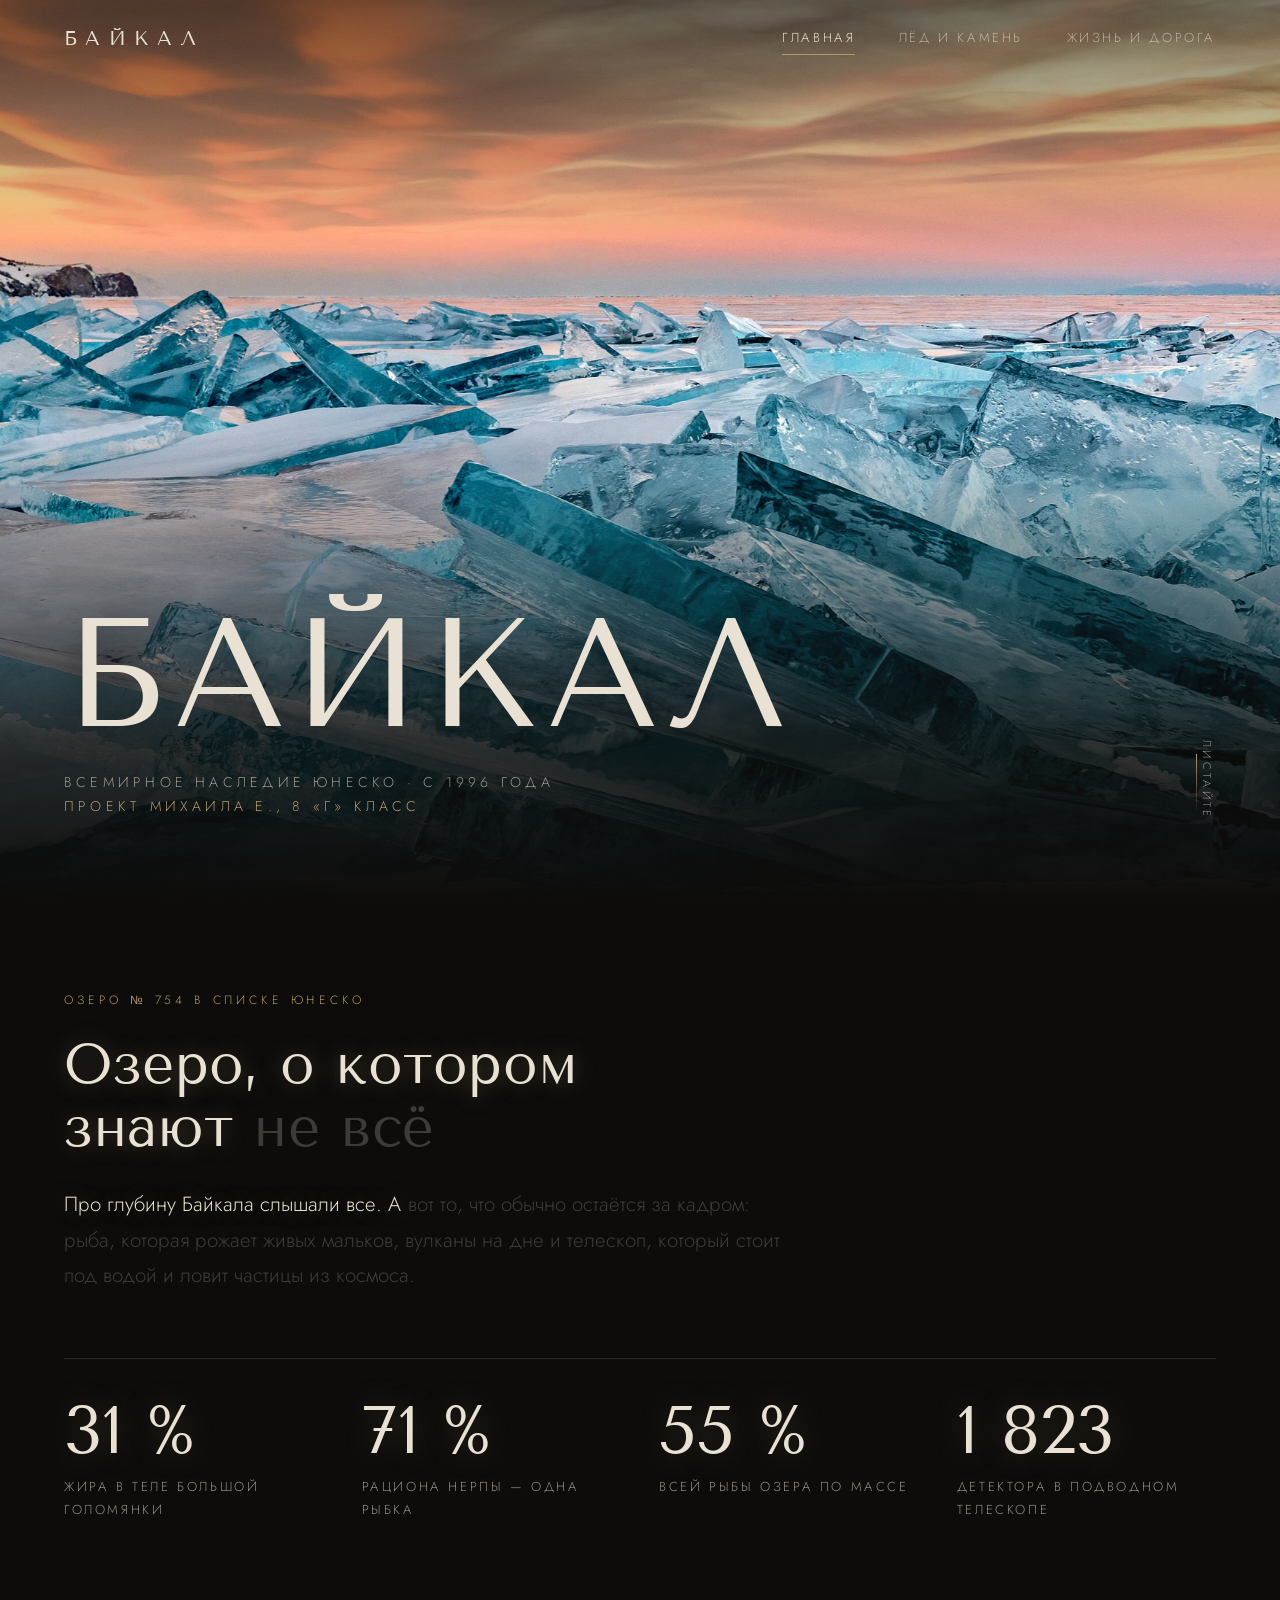
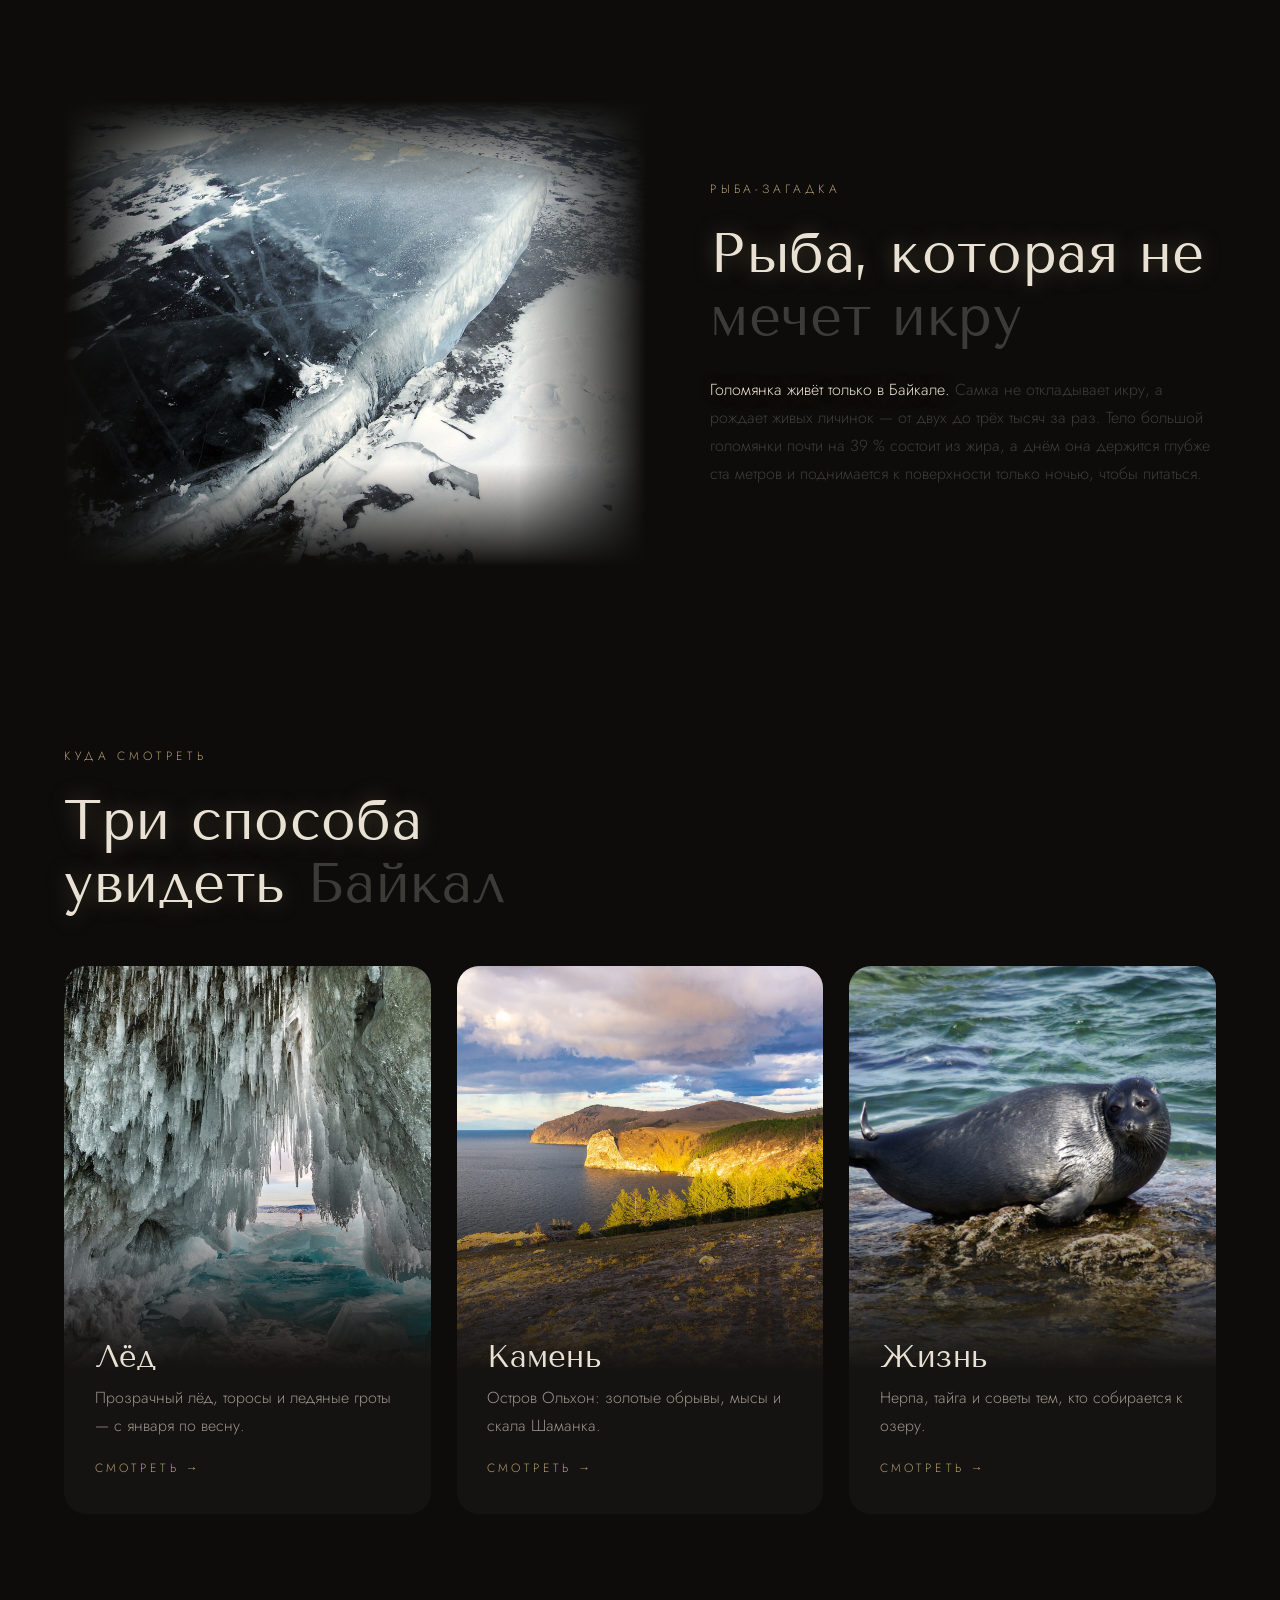
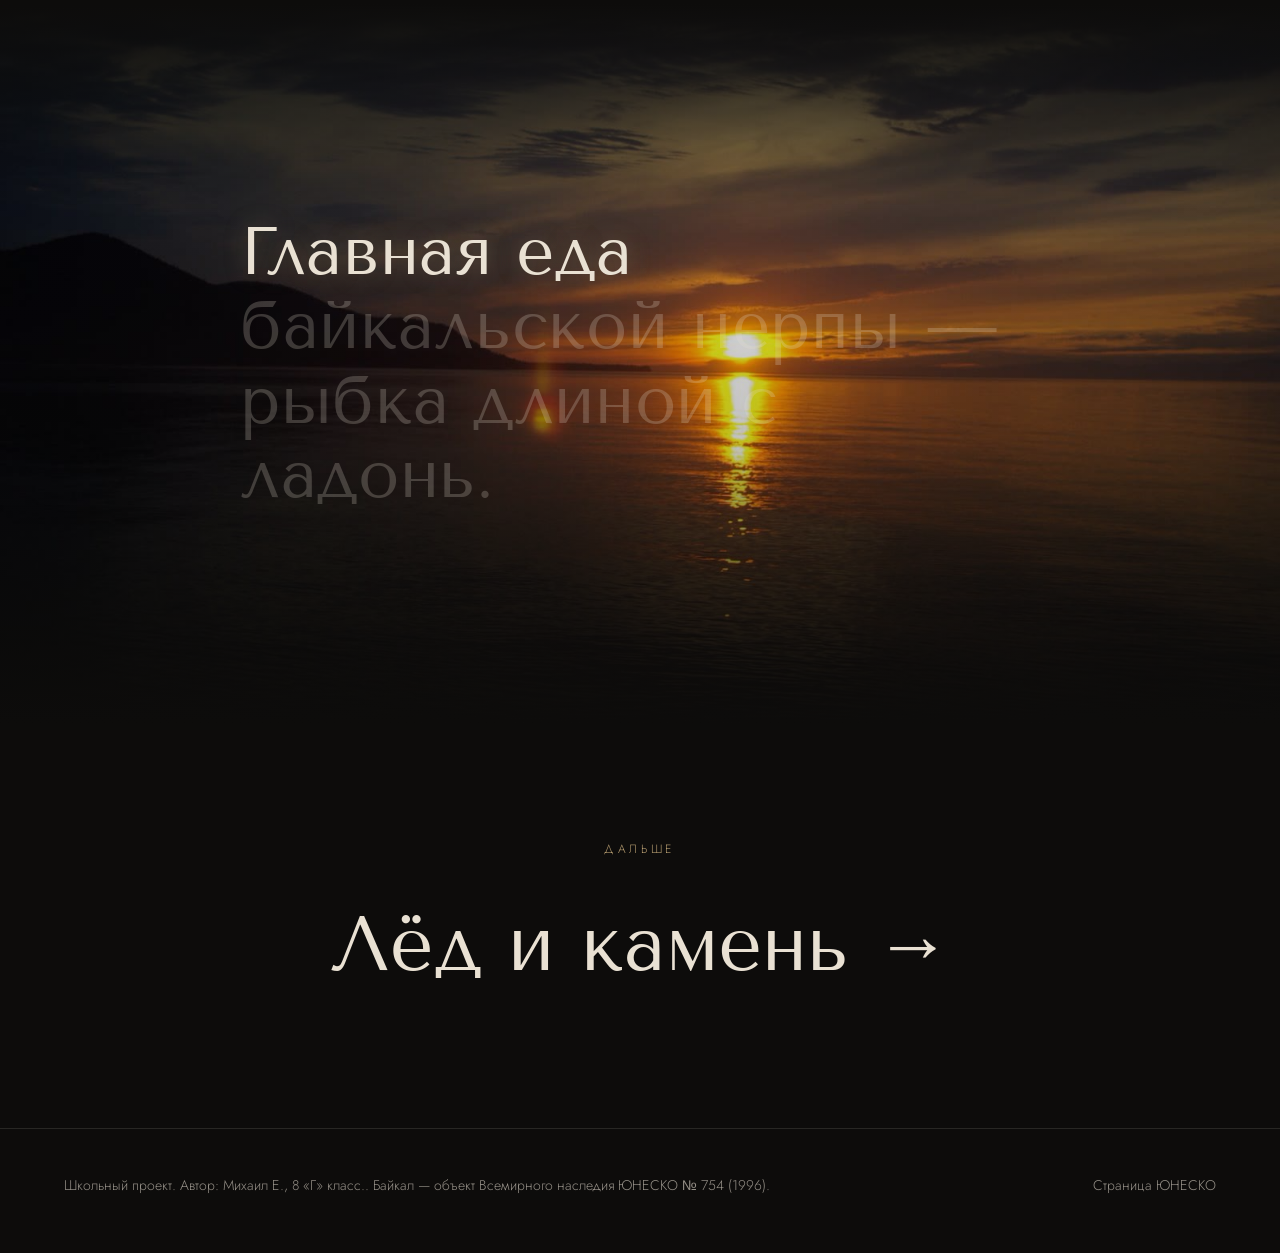
<file: index.html>
<!doctype html>
<html lang="ru"><head><meta charset="utf-8"><meta name="viewport" content="width=device-width,initial-scale=1">
<title>Байкал — малоизвестные факты</title><meta name="description" content="Самое глубокое озеро планеты и объект Всемирного наследия ЮНЕСКО: лёд, Ольхон, нерпа и тайга.">
<meta name="theme-color" content="#0d0c0b">
<link rel="stylesheet" href="fonts.css?v=1"><link rel="stylesheet" href="style.css?v=3"></head>
<body><div id="prog"></div>
<header><a class="logo" href="index.html">Байкал</a>
<button class="burger" aria-label="Меню"><i></i><i></i><i></i></button>
<nav><a href="index.html" class="cur">Главная</a><a href="ozero.html">Лёд и камень</a><a href="zhizn.html">Жизнь и дорога</a></nav></header>

<div class="hero"><img src="hero.jpg?v=3" alt="Голубые льдины Байкала на закате"><div class="in"><h1>Байкал</h1><div class="sub">Всемирное наследие ЮНЕСКО · с 1996 года<br><span style="color:var(--brass)">Проект Михаила Е., 8 «Г» класс</span></div></div><div class="cue">Листайте</div></div>
<section><div class="wrap">
<div class="label rv">Озеро № 754 в списке ЮНЕСКО</div>
<h2 data-read>Озеро, о котором знают не всё</h2>
<p class="lead" data-read>Про глубину Байкала слышали все. А вот то, что обычно остаётся за кадром: рыба, которая рожает живых мальков, вулканы на дне и телескоп, который стоит под водой и ловит частицы из космоса.</p>
<div class="stats">
<div class="stat rv"><b><span data-count="39" style="display:inline;margin:0;font:inherit;letter-spacing:0;text-transform:none;color:inherit">0</span> %</b><span>жира в теле большой голомянки</span></div>
<div class="stat rv"><b><span data-count="90" style="display:inline;margin:0;font:inherit;letter-spacing:0;text-transform:none;color:inherit">0</span> %</b><span>рациона нерпы — одна рыбка</span></div>
<div class="stat rv"><b><span data-count="70" style="display:inline;margin:0;font:inherit;letter-spacing:0;text-transform:none;color:inherit">0</span> %</b><span>всей рыбы озера по массе</span></div>
<div class="stat rv"><b data-count="2304">0</b><span>детектора в подводном телескопе</span></div>
</div></div></section>

<section><div class="wrap split">
<div class="ph rv"><img src="ice.jpg?v=3" alt="Прозрачный лёд Байкала" loading="lazy"></div>
<div><div class="label rv">Рыба-загадка</div>
<h2 data-read>Рыба, которая не мечет икру</h2>
<p data-read>Голомянка живёт только в Байкале. Самка не откладывает икру, а рождает живых личинок — от двух до трёх тысяч за раз. Тело большой голомянки почти на 39 % состоит из жира, а днём она держится глубже ста метров и поднимается к поверхности только ночью, чтобы питаться.</p></div>
</div></section>

<section><div class="wrap">
<div class="label rv">Куда смотреть</div>
<h2 data-read>Три способа увидеть Байкал</h2>
<div class="cards">
<a class="card rv" href="ozero.html#ice"><div class="ph"><img src="cave.jpg?v=3" alt="Ледяной грот на Ольхоне" loading="lazy"></div><div class="tx"><h3>Лёд</h3><p>Прозрачный лёд, торосы и ледяные гроты — с января по весну.</p><span class="go">Смотреть →</span></div></a>
<a class="card rv" href="ozero.html#olkhon"><div class="ph"><img src="olkhon.jpg?v=3" alt="Мысы острова Ольхон на закате" loading="lazy"></div><div class="tx"><h3>Камень</h3><p>Остров Ольхон: золотые обрывы, мысы и скала Шаманка.</p><span class="go">Смотреть →</span></div></a>
<a class="card rv" href="zhizn.html"><div class="ph"><img src="nerpa.jpg?v=3" alt="Байкальская нерпа на камне" loading="lazy"></div><div class="tx"><h3>Жизнь</h3><p>Нерпа, тайга и советы тем, кто собирается к озеру.</p><span class="go">Смотреть →</span></div></a>
</div></div></section>

<section class="band"><img src="dusk.jpg?v=3" alt="Закат над Байкалом" loading="lazy"><div class="wrap"><h2 data-read>Главная еда байкальской нерпы — рыбка длиной с ладонь.</h2></div></section>
<a class="next" href="ozero.html"><small>Дальше</small><span>Лёд и камень →</span></a>
<footer><div class="wrap"><div class="row"><div>Школьный проект. Автор: Михаил Е., 8 «Г» класс.. Байкал — объект Всемирного наследия ЮНЕСКО № 754 (1996).</div>
<div><a href="https://whc.unesco.org/en/list/754" target="_blank" rel="noopener">Страница ЮНЕСКО</a></div></div></div></footer>
<script src="main.js?v=3"></script></body></html>
</file>
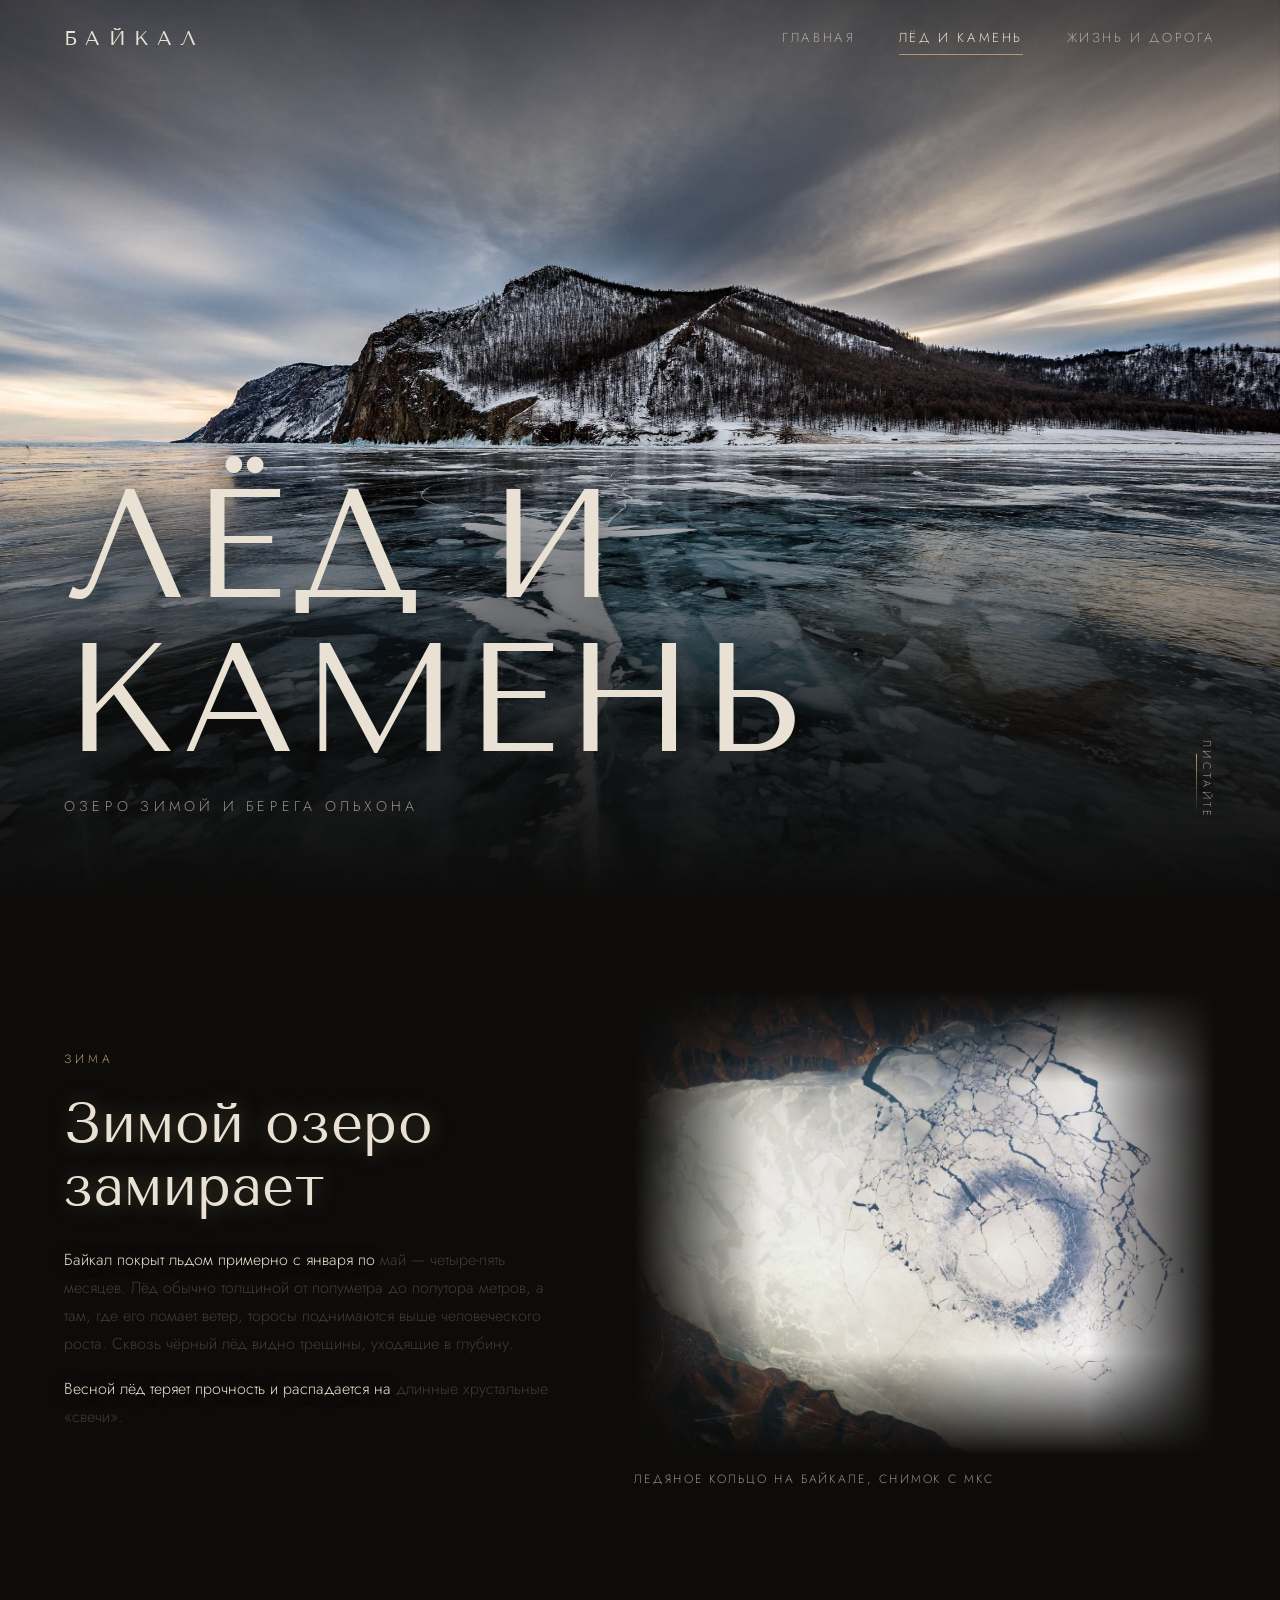
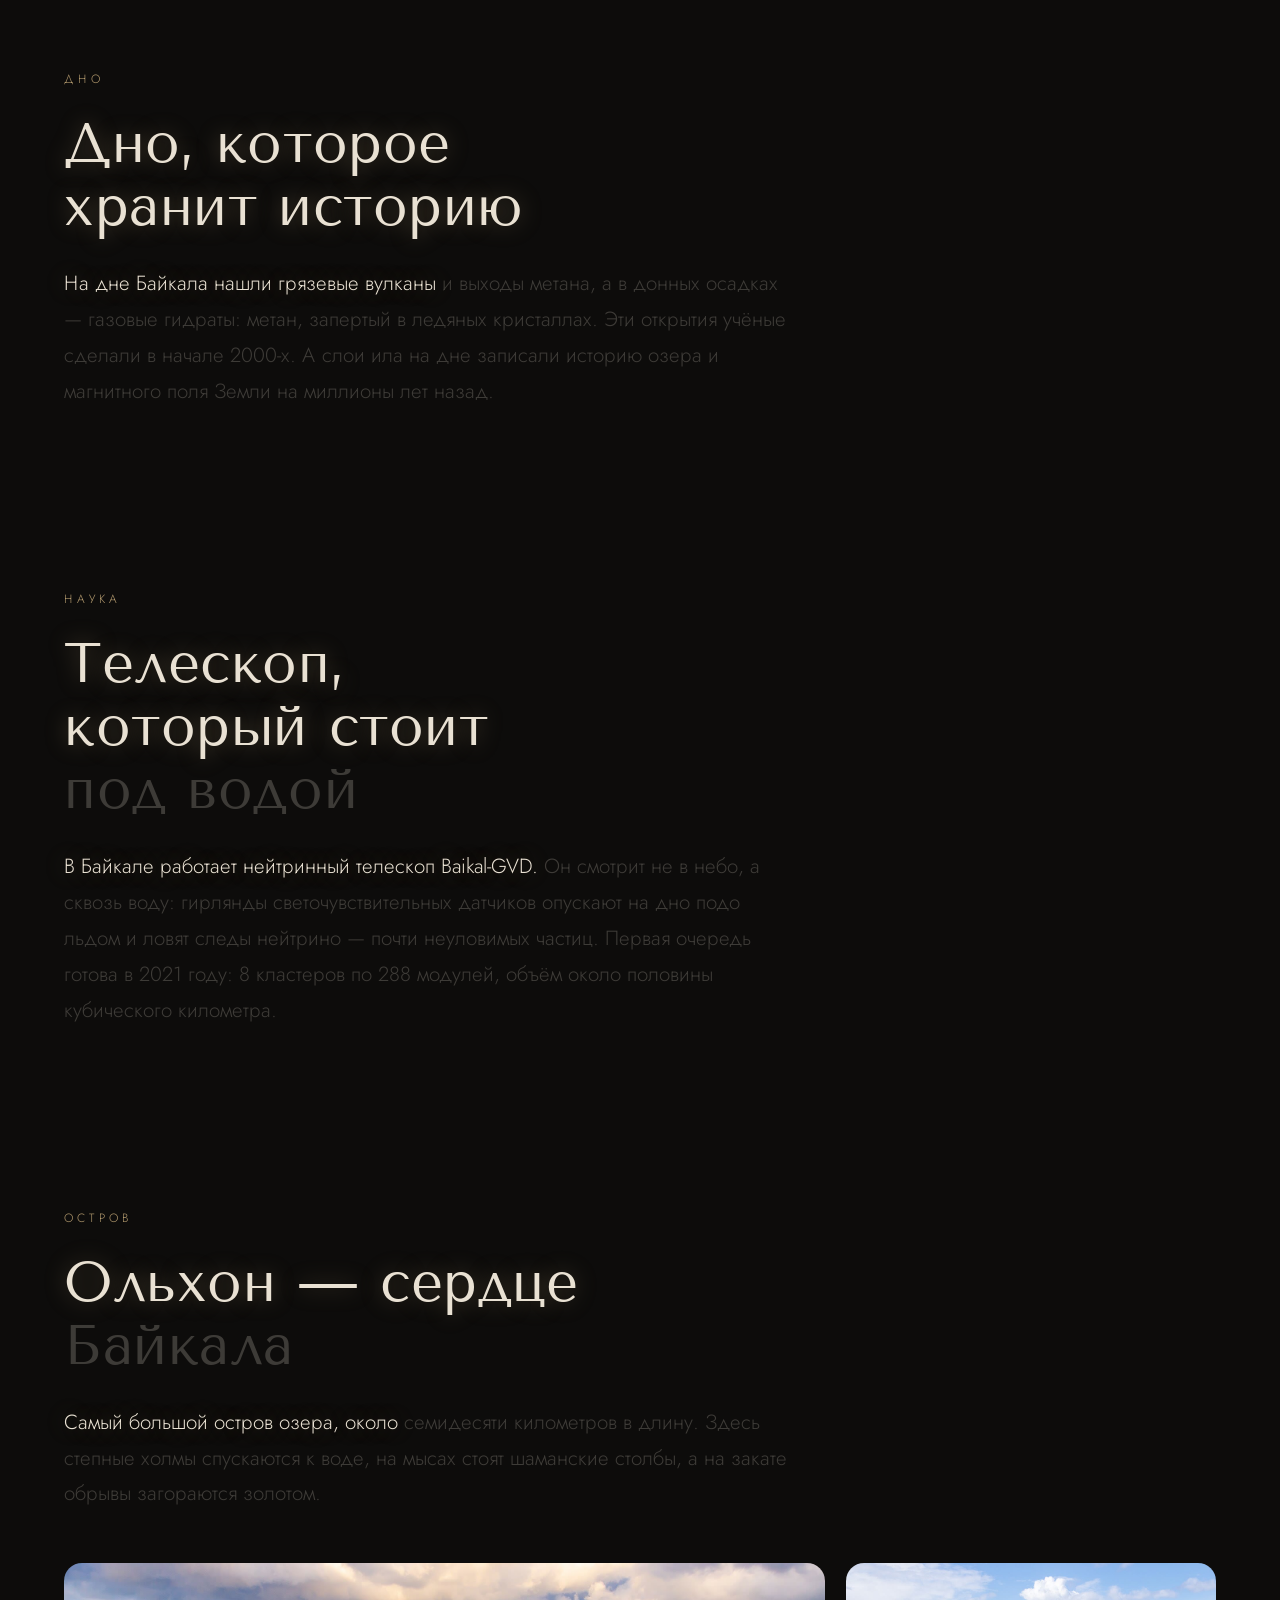
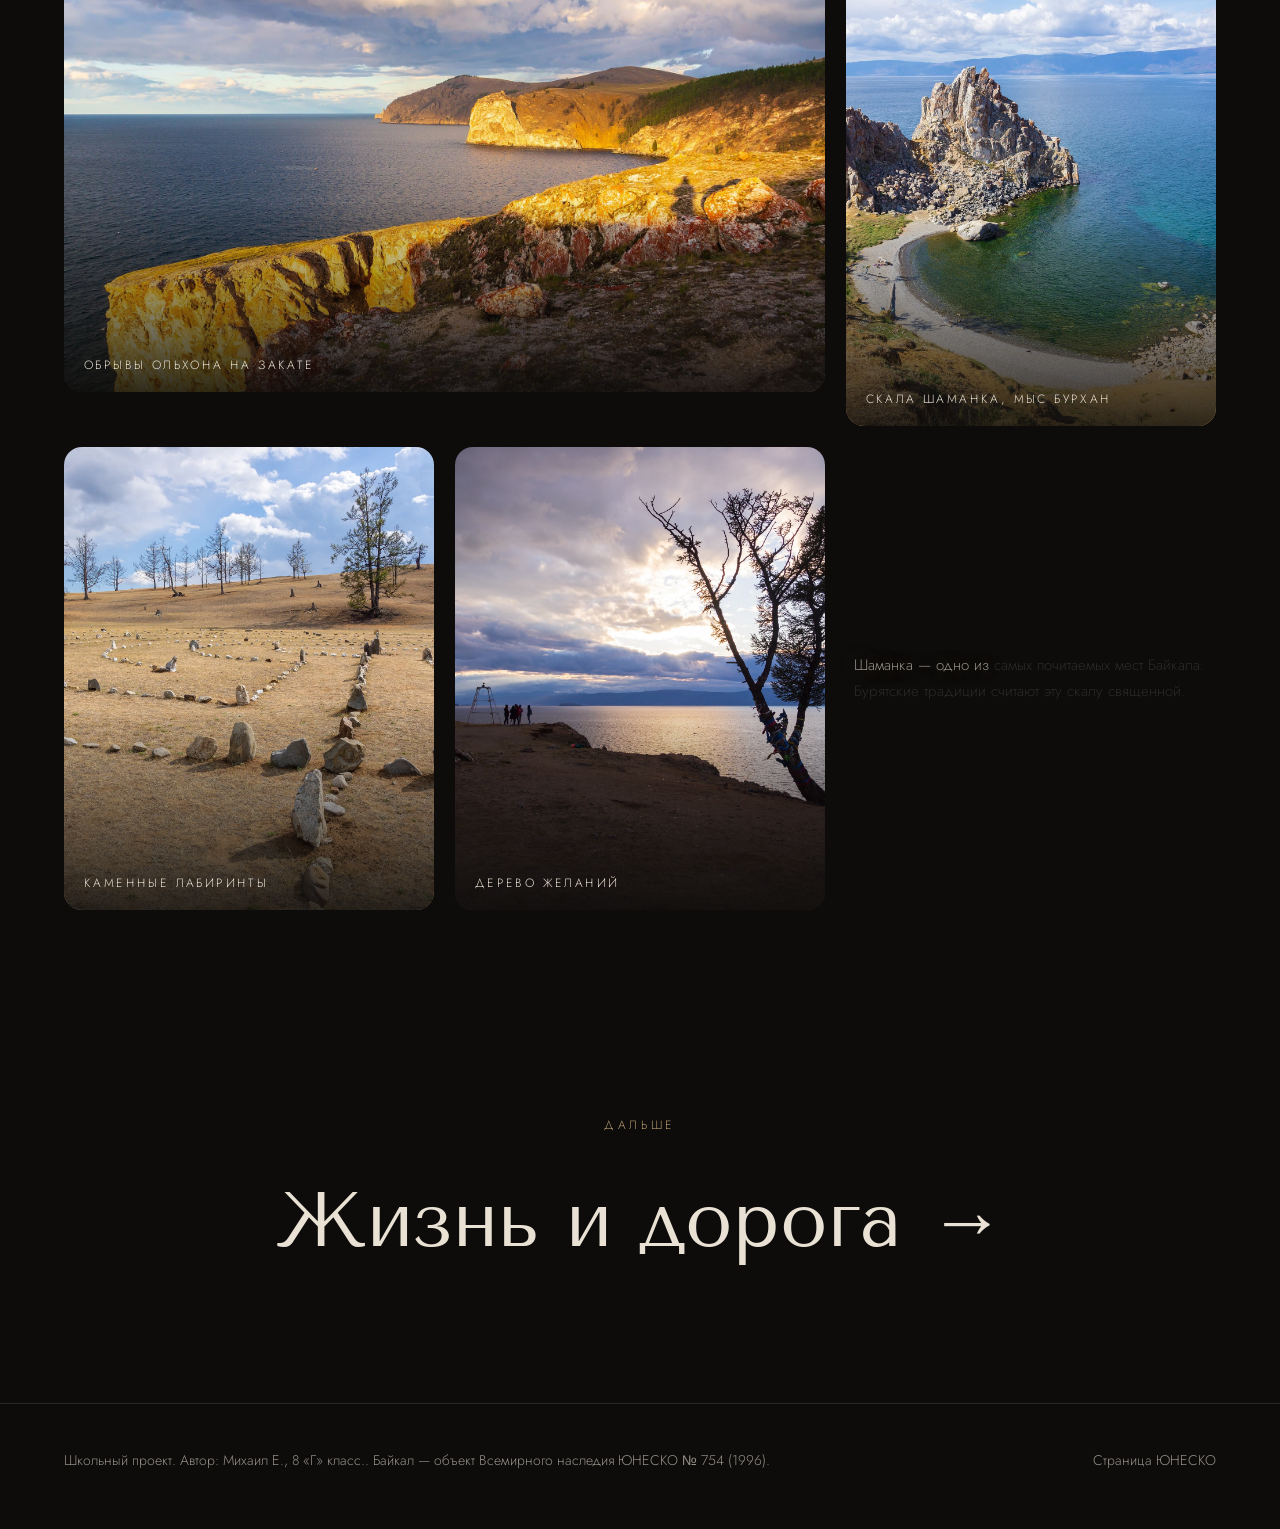
<file: ozero.html>
<!doctype html>
<html lang="ru"><head><meta charset="utf-8"><meta name="viewport" content="width=device-width,initial-scale=1">
<title>Лёд и камень — Байкал</title><meta name="description" content="Зимний лёд Байкала, рифтовая впадина и остров Ольхон со скалой Шаманка.">
<meta name="theme-color" content="#0d0c0b">
<link rel="stylesheet" href="fonts.css?v=1"><link rel="stylesheet" href="style.css?v=3"></head>
<body><div id="prog"></div>
<header><a class="logo" href="index.html">Байкал</a>
<button class="burger" aria-label="Меню"><i></i><i></i><i></i></button>
<nav><a href="index.html">Главная</a><a href="ozero.html" class="cur">Лёд и камень</a><a href="zhizn.html">Жизнь и дорога</a></nav></header>

<div class="hero"><img src="lake.jpg?v=3" alt="Мыс над замёрзшим Байкалом"><div class="in"><h1>Лёд и камень</h1><div class="sub">Озеро зимой и берега Ольхона</div></div><div class="cue">Листайте</div></div>
<section id="ice"><div class="wrap split rev">
<div><div class="label rv">Зима</div>
<h2 data-read>Зимой озеро замирает</h2>
<p data-read>Байкал покрыт льдом примерно с января по май — четыре-пять месяцев. Лёд обычно толщиной от полуметра до полутора метров, а там, где его ломает ветер, торосы поднимаются выше человеческого роста. Сквозь чёрный лёд видно трещины, уходящие в глубину.</p>
<p data-read>Весной лёд теряет прочность и распадается на длинные хрустальные «свечи».</p></div>
<div><div class="ph rv"><img src="rings.jpg?v=3" alt="Ледяное кольцо на Байкале, вид из космоса" loading="lazy"></div><div class="cap">Ледяное кольцо на Байкале, снимок с МКС</div></div>
</div></section>

<section><div class="wrap">
<div class="label rv">Дно</div>
<h2 data-read>Дно, которое хранит историю</h2>
<p class="lead" data-read>На дне Байкала нашли грязевые вулканы и выходы метана, а в донных осадках — газовые гидраты: метан, запертый в ледяных кристаллах. Эти открытия учёные сделали в начале 2000-х. А слои ила на дне записали историю озера и магнитного поля Земли на миллионы лет назад.</p>
</div></section>

<section><div class="wrap">
<div class="label rv">Наука</div>
<h2 data-read>Телескоп, который стоит под водой</h2>
<p class="lead" data-read>В Байкале работает нейтринный телескоп Baikal-GVD. Он смотрит не в небо, а сквозь воду: гирлянды светочувствительных датчиков опускают на дно подо льдом и ловят следы нейтрино — почти неуловимых частиц. Первая очередь готова в 2021 году: 8 кластеров по 288 модулей, объём около половины кубического километра.</p>
</div></section>

<section id="olkhon"><div class="wrap">
<div class="label rv">Остров</div>
<h2 data-read>Ольхон — сердце Байкала</h2>
<p class="lead" data-read>Самый большой остров озера, около семидесяти километров в длину. Здесь степные холмы спускаются к воде, на мысах стоят шаманские столбы, а на закате обрывы загораются золотом.</p>
<div class="gal">
<figure class="g1 rv"><img src="cliffs.jpg?v=3" alt="Золотые обрывы Ольхона на закате" loading="lazy"><figcaption>Обрывы Ольхона на закате</figcaption></figure>
<figure class="g2 rv"><img src="shaman.jpg?v=3" alt="Скала Шаманка на мысе Бурхан" loading="lazy"><figcaption>Скала Шаманка, мыс Бурхан</figcaption></figure>
<figure class="g3 rv"><img src="labyrinth.jpg?v=3" alt="Каменные лабиринты на Ольхоне" loading="lazy"><figcaption>Каменные лабиринты</figcaption></figure>
<figure class="g4 rv"><img src="tree.jpg?v=3" alt="Дерево желаний на мысе Ольхона" loading="lazy"><figcaption>Дерево желаний</figcaption></figure>
<div class="g5 rv" style="display:flex;align-items:center;padding:8px"><p data-read style="color:var(--dim);font-size:15px">Шаманка — одно из самых почитаемых мест Байкала. Бурятские традиции считают эту скалу священной.</p></div>
</div></div></section>
<a class="next" href="zhizn.html"><small>Дальше</small><span>Жизнь и дорога →</span></a>
<footer><div class="wrap"><div class="row"><div>Школьный проект. Автор: Михаил Е., 8 «Г» класс.. Байкал — объект Всемирного наследия ЮНЕСКО № 754 (1996).</div>
<div><a href="https://whc.unesco.org/en/list/754" target="_blank" rel="noopener">Страница ЮНЕСКО</a></div></div></div></footer>
<script src="main.js?v=3"></script></body></html>
</file>
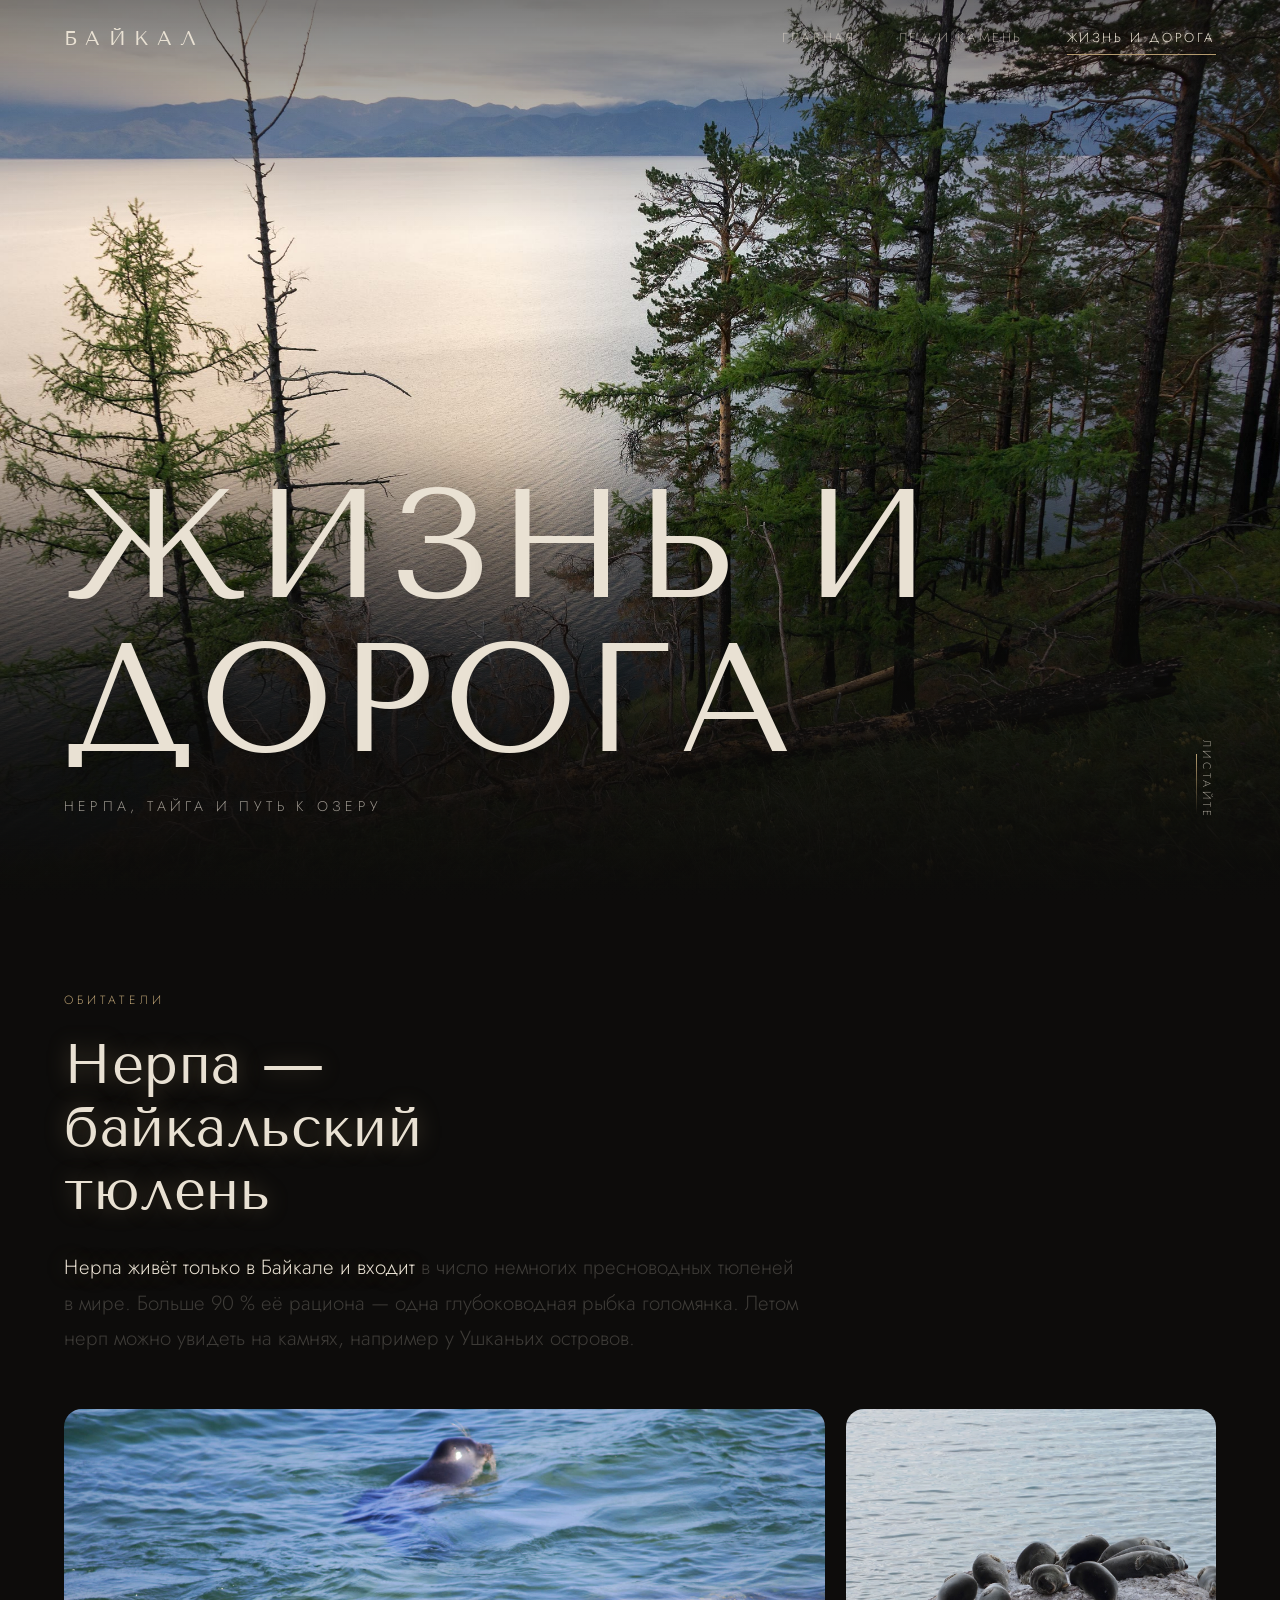
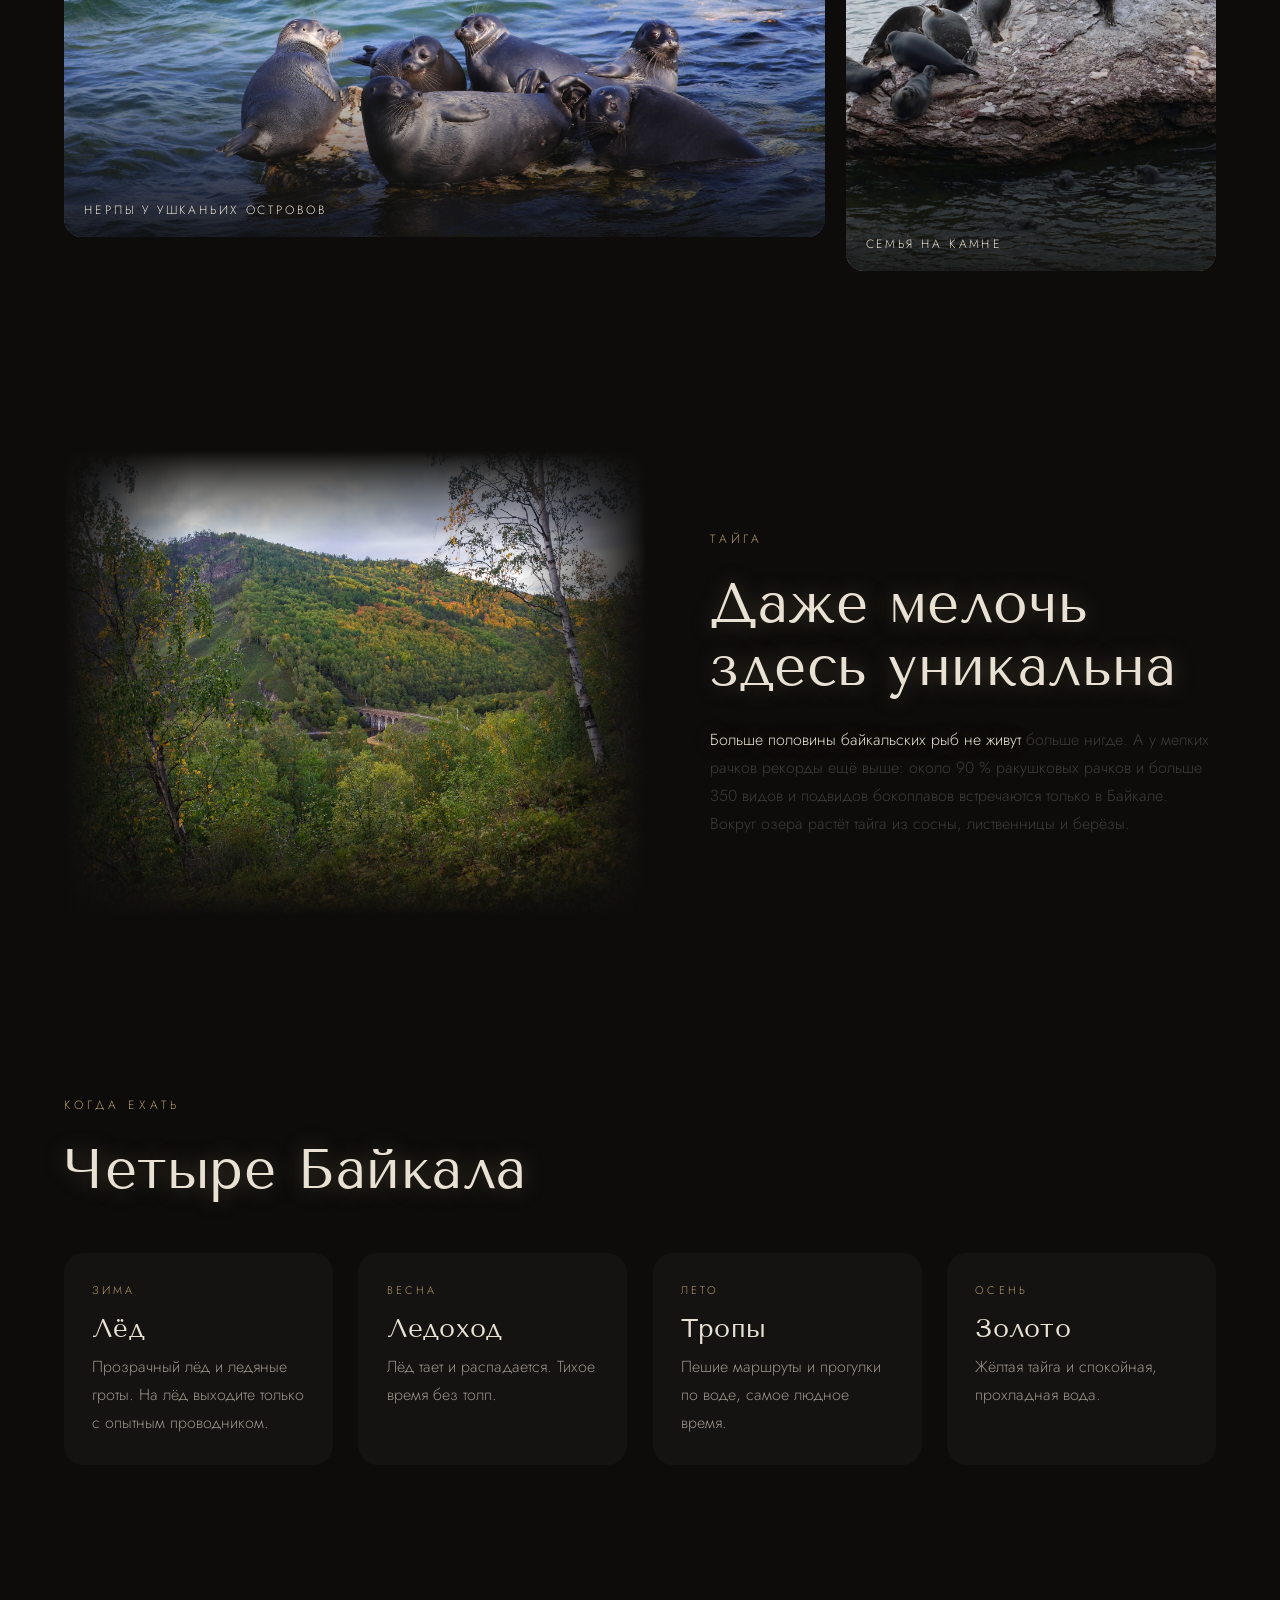
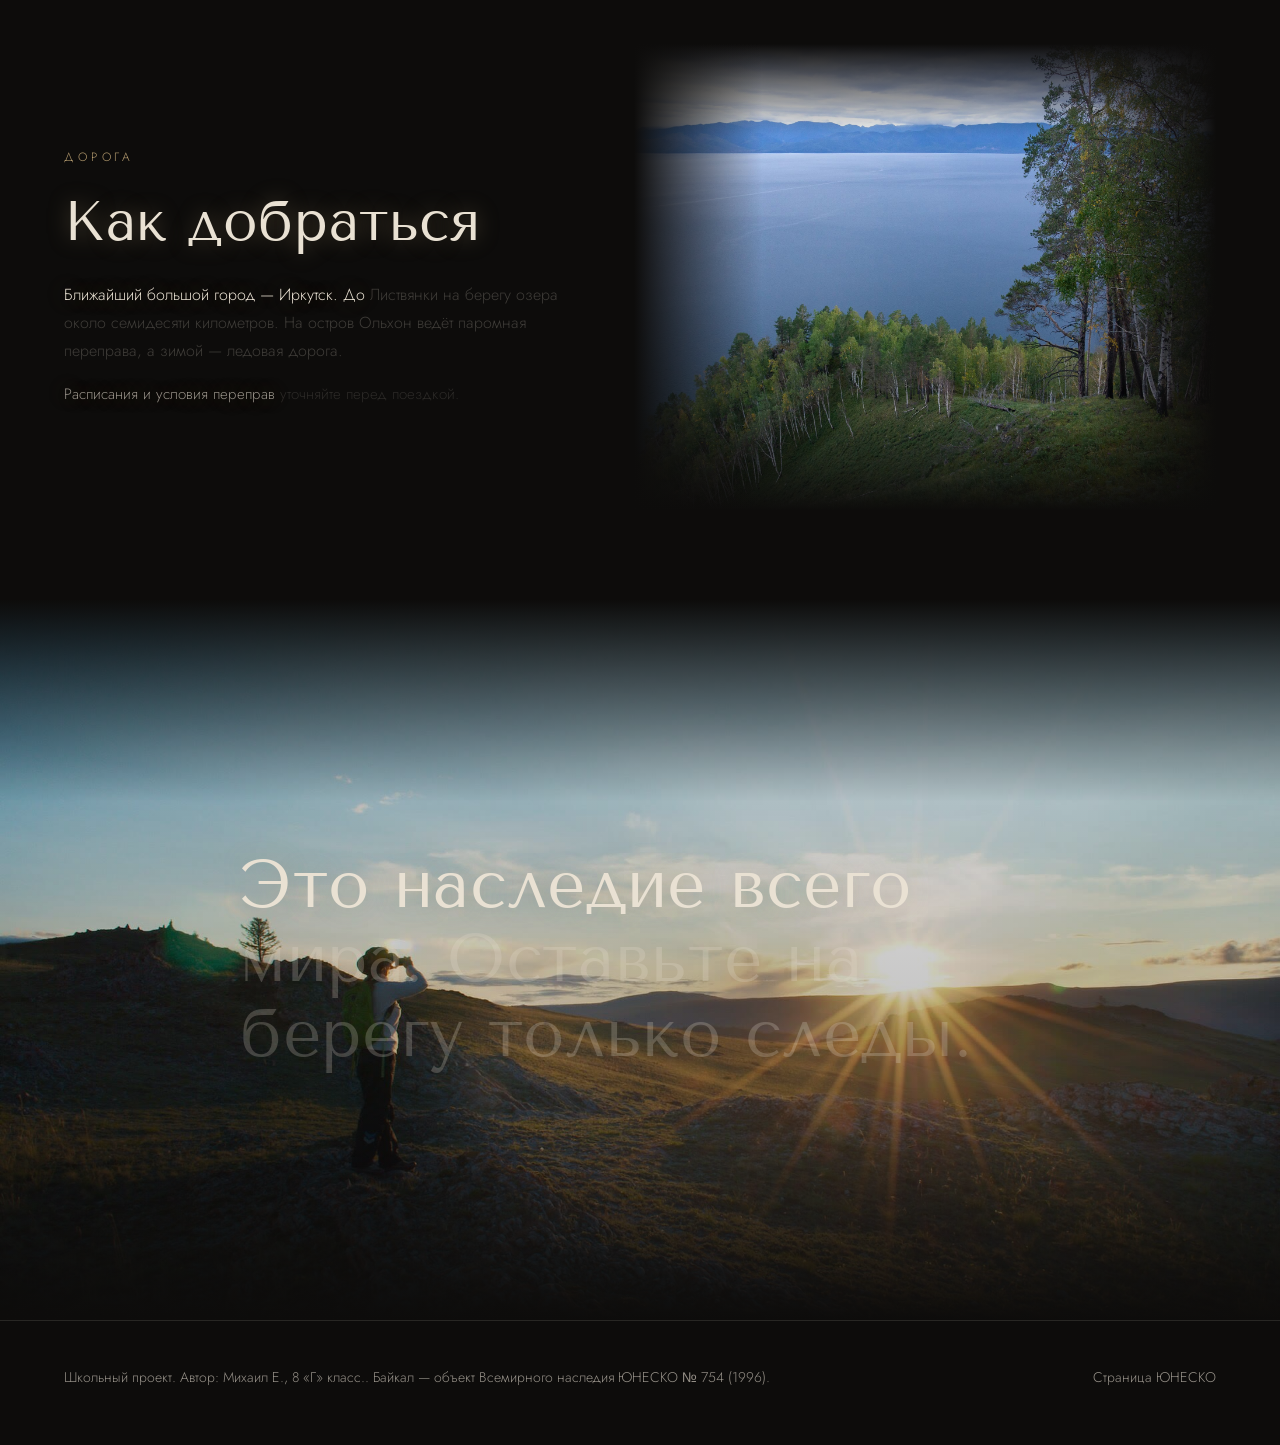
<file: zhizn.html>
<!doctype html>
<html lang="ru"><head><meta charset="utf-8"><meta name="viewport" content="width=device-width,initial-scale=1">
<title>Жизнь и дорога — Байкал</title><meta name="description" content="Байкальская нерпа, тайга и практичные советы: когда ехать и как добраться.">
<meta name="theme-color" content="#0d0c0b">
<link rel="stylesheet" href="fonts.css?v=1"><link rel="stylesheet" href="style.css?v=3"></head>
<body><div id="prog"></div>
<header><a class="logo" href="index.html">Байкал</a>
<button class="burger" aria-label="Меню"><i></i><i></i><i></i></button>
<nav><a href="index.html">Главная</a><a href="ozero.html">Лёд и камень</a><a href="zhizn.html" class="cur">Жизнь и дорога</a></nav></header>

<div class="hero"><img src="pine.jpg?v=3" alt="Сосны над Байкалом"><div class="in"><h1>Жизнь и дорога</h1><div class="sub">Нерпа, тайга и путь к озеру</div></div><div class="cue">Листайте</div></div>
<section><div class="wrap">
<div class="label rv">Обитатели</div>
<h2 data-read>Нерпа — байкальский тюлень</h2>
<p class="lead" data-read>Нерпа живёт только в Байкале и входит в число немногих пресноводных тюленей в мире. Больше 90 % её рациона — одна глубоководная рыбка голомянка. Летом нерп можно увидеть на камнях, например у Ушканьих островов.</p>
<div class="gal">
<figure class="g1 rv"><img src="seals.jpg?v=3" alt="Нерпы у Ушканьих островов" loading="lazy"><figcaption>Нерпы у Ушканьих островов</figcaption></figure>
<figure class="g2 rv" style="grid-row:span 1"><img src="rockseals.jpg?v=3" alt="Группа нерп на камне" loading="lazy"><figcaption>Семья на камне</figcaption></figure>
</div></div></section>

<section><div class="wrap split">
<div class="ph rv"><img src="birch.jpg?v=3" alt="Тайга на склоне у Байкала" loading="lazy"></div>
<div><div class="label rv">Тайга</div>
<h2 data-read>Даже мелочь здесь уникальна</h2>
<p data-read>Больше половины байкальских рыб не живут больше нигде. А у мелких рачков рекорды ещё выше: около 90 % ракушковых рачков и больше 350 видов и подвидов бокоплавов встречаются только в Байкале. Вокруг озера растёт тайга из сосны, лиственницы и берёзы.</p></div>
</div></section>

<section><div class="wrap">
<div class="label rv">Когда ехать</div>
<h2 data-read>Четыре Байкала</h2>
<div class="seasons">
<div class="rv"><small>Зима</small><h3>Лёд</h3><p>Прозрачный лёд и ледяные гроты. На лёд выходите только с опытным проводником.</p></div>
<div class="rv"><small>Весна</small><h3>Ледоход</h3><p>Лёд тает и распадается. Тихое время без толп.</p></div>
<div class="rv"><small>Лето</small><h3>Тропы</h3><p>Пешие маршруты и прогулки по воде, самое людное время.</p></div>
<div class="rv"><small>Осень</small><h3>Золото</h3><p>Жёлтая тайга и спокойная, прохладная вода.</p></div>
</div></div></section>

<section><div class="wrap split rev">
<div><div class="label rv">Дорога</div>
<h2 data-read>Как добраться</h2>
<p data-read>Ближайший большой город — Иркутск. До Листвянки на берегу озера около семидесяти километров. На остров Ольхон ведёт паромная переправа, а зимой — ледовая дорога.</p>
<p data-read style="color:var(--dim);font-size:15px">Расписания и условия переправ уточняйте перед поездкой.</p></div>
<div class="ph rv"><img src="shore.jpg?v=3" alt="Берёзовый лес над озером" loading="lazy"></div>
</div></section>

<section class="band"><img src="sunrise.jpg?v=3" alt="Рассвет на Байкале" loading="lazy"><div class="wrap"><h2 data-read>Это наследие всего мира. Оставьте на берегу только следы.</h2></div></section>

<footer><div class="wrap"><div class="row"><div>Школьный проект. Автор: Михаил Е., 8 «Г» класс.. Байкал — объект Всемирного наследия ЮНЕСКО № 754 (1996).</div>
<div><a href="https://whc.unesco.org/en/list/754" target="_blank" rel="noopener">Страница ЮНЕСКО</a></div></div></div></footer>
<script src="main.js?v=3"></script></body></html>
</file>
<file: fonts.css>
@font-face{font-family:'Jost';font-style:normal;font-weight:200 500;font-display:swap;src:url(fonts-Jost-cyrillic.woff2) format('woff2');unicode-range:U+0301, U+0400-045F, U+0490-0491, U+04B0-04B1, U+2116}
@font-face{font-family:'Jost';font-style:normal;font-weight:200 500;font-display:swap;src:url(fonts-Jost-latin.woff2) format('woff2');unicode-range:U+0000-00FF, U+0131, U+0152-0153, U+02BB-02BC, U+02C6, U+02DA, U+02DC, U+0304, U+0308, U+0329, U+2000-206F, U+20AC, U+2122, U+2191, U+2193, U+2212, U+2215, U+FEFF, U+FFFD}
@font-face{font-family:'Tenor Sans';font-style:normal;font-weight:400;font-display:swap;src:url(fonts-TenorSans-400-cyrillic.woff2) format('woff2');unicode-range:U+0301, U+0400-045F, U+0490-0491, U+04B0-04B1, U+2116}
@font-face{font-family:'Tenor Sans';font-style:normal;font-weight:400;font-display:swap;src:url(fonts-TenorSans-400-latin.woff2) format('woff2');unicode-range:U+0000-00FF, U+0131, U+0152-0153, U+02BB-02BC, U+02C6, U+02DA, U+02DC, U+0304, U+0308, U+0329, U+2000-206F, U+20AC, U+2122, U+2191, U+2193, U+2212, U+2215, U+FEFF, U+FFFD}
</file>
<file: style.css>
:root{--bg:#0d0c0b;--card:#151311;--ink:#e9e1d3;--dim:rgba(233,225,211,.62);--brass:#b39a6e;--pad:clamp(20px,5vw,72px)}
*{box-sizing:border-box;margin:0;padding:0}
html{scroll-behavior:smooth;background:var(--bg)}
body{background:var(--bg);color:var(--ink);font:300 clamp(16px,1.25vw,19px)/1.75 'Jost',sans-serif;overflow-x:hidden;-webkit-font-smoothing:antialiased}
img{display:block;max-width:100%}
a{color:inherit;text-decoration:none}
h1,h2,h3{font-family:'Tenor Sans',serif;font-weight:400;line-height:1.12;letter-spacing:.01em}
.wrap{padding:0 var(--pad);max-width:1400px;margin:0 auto}
.label{font-size:12px;letter-spacing:.32em;text-transform:uppercase;color:var(--brass);margin-bottom:22px}
#prog{position:fixed;top:0;left:0;height:2px;width:100%;background:var(--brass);transform:scaleX(0);transform-origin:0 0;z-index:60}

/* header */
header{position:fixed;inset:0 0 auto 0;z-index:50;height:76px;display:flex;align-items:center;justify-content:space-between;padding:0 var(--pad);transition:background .5s}
header.solid{background:rgba(13,12,11,.92)}
.logo{font-family:'Tenor Sans',serif;font-size:20px;letter-spacing:.42em;text-transform:uppercase}
nav{display:flex;gap:clamp(22px,3.4vw,52px)}
nav a{font-size:13px;letter-spacing:.2em;text-transform:uppercase;color:var(--dim);padding:8px 0;position:relative;transition:color .4s,text-shadow .4s}
nav a::after{content:"";position:absolute;left:0;right:0;bottom:2px;height:1px;background:var(--brass);transform:scaleX(0);transition:transform .5s}
nav a:hover,nav a.cur{color:var(--ink);text-shadow:0 0 16px rgba(179,154,110,.7)}
nav a:hover::after,nav a.cur::after{transform:scaleX(1)}
.burger{display:none;width:44px;height:44px;background:none;border:0;cursor:pointer;position:relative;z-index:70}
.burger i{position:absolute;left:10px;right:10px;height:1px;background:var(--ink);transition:transform .4s,top .4s,opacity .3s}
.burger i:nth-child(1){top:16px}.burger i:nth-child(2){top:22px}.burger i:nth-child(3){top:28px}
.open .burger i:nth-child(1){top:22px;transform:rotate(45deg)}
.open .burger i:nth-child(2){opacity:0}
.open .burger i:nth-child(3){top:22px;transform:rotate(-45deg)}

/* hero */
.hero{position:relative;height:100vh;height:100svh;min-height:560px;overflow:hidden;display:flex;align-items:flex-end}
.hero>img{position:absolute;inset:0;width:100%;height:100%;object-fit:cover;animation:zoom 2.8s cubic-bezier(.16,1,.3,1) both}
@keyframes zoom{from{transform:scale(1.14);opacity:0}to{transform:scale(1);opacity:1}}
.hero::after{content:"";position:absolute;inset:0;background:linear-gradient(180deg,rgba(13,12,11,.55) 0,rgba(13,12,11,0) 26%,rgba(13,12,11,0) 48%,rgba(13,12,11,.82) 82%,var(--bg) 100%)}
.hero .in{position:relative;z-index:2;padding:0 var(--pad) clamp(54px,9vh,110px);width:100%}
.hero h1{font-size:clamp(40px,12vw,190px);letter-spacing:.04em;text-transform:uppercase;line-height:1;text-shadow:0 4px 40px rgba(0,0,0,.45)}
.hero h1 .wd{display:inline-block;white-space:nowrap}
.hero h1 .l{display:inline-block;opacity:0;transform:translateY(.38em);filter:blur(10px);animation:lt 1.8s cubic-bezier(.16,1,.3,1) forwards}
@keyframes lt{to{opacity:1;transform:none;filter:none}}
.hero .sub{margin-top:18px;font-size:clamp(13px,1.1vw,16px);letter-spacing:.3em;text-transform:uppercase;color:var(--dim);opacity:0;animation:fade 1.6s 1.3s forwards}
@keyframes fade{to{opacity:1}}
.cue{position:absolute;right:var(--pad);bottom:clamp(54px,9vh,110px);z-index:2;font-size:11px;letter-spacing:.3em;text-transform:uppercase;color:var(--dim);writing-mode:vertical-rl;opacity:0;animation:fade 1.6s 1.8s forwards}
.cue::after{content:"";display:block;width:1px;height:60px;margin:14px auto 0;background:linear-gradient(var(--brass),transparent);animation:drip 2.4s infinite}
@keyframes drip{0%{transform:scaleY(0);transform-origin:0 0}50%{transform:scaleY(1);transform-origin:0 0}51%{transform-origin:0 100%}100%{transform:scaleY(0);transform-origin:0 100%}}

section{padding:clamp(48px,7vw,110px) 0}
h2{font-size:clamp(32px,4.4vw,66px);margin-bottom:28px;max-width:16ch}
.lead{font-size:clamp(18px,1.6vw,24px);max-width:36em;color:var(--ink)}
p+p{margin-top:1.1em}

/* reading effect */
.w{opacity:.22;transition:opacity .9s,text-shadow 1.4s}
.w.on{opacity:1;text-shadow:0 0 22px rgba(179,154,110,.38)}
.rd-off .w{opacity:1}

/* reveal */
.rv{opacity:0;transform:translateY(32px);transition:opacity 1.5s cubic-bezier(.16,1,.3,1),transform 1.5s cubic-bezier(.16,1,.3,1)}
.rv.in{opacity:1;transform:none}

/* stats */
.stats{display:grid;grid-template-columns:repeat(4,1fr);gap:clamp(20px,3vw,50px);margin-top:clamp(40px,5vw,80px);border-top:1px solid rgba(233,225,211,.14);padding-top:clamp(30px,3vw,50px)}
.stat b{display:block;font-family:'Tenor Sans',serif;font-weight:400;font-size:clamp(40px,5.2vw,80px);line-height:1;color:var(--ink);text-shadow:0 0 30px rgba(179,154,110,.3)}
.stat span{display:block;margin-top:12px;font-size:13px;letter-spacing:.2em;text-transform:uppercase;color:var(--dim)}

/* split with melted photo */
.split{display:grid;grid-template-columns:1.15fr 1fr;gap:clamp(30px,5vw,90px);align-items:center}
.split.rev{grid-template-columns:1fr 1.15fr}
.ph{position:relative;overflow:hidden}
.ph img{width:100%;height:100%;object-fit:cover}
.ph::after{content:"";position:absolute;inset:0;pointer-events:none;background:
 linear-gradient(90deg,var(--bg) 0,transparent 22%,transparent 78%,var(--bg) 100%),
 linear-gradient(180deg,var(--bg) 0,transparent 20%,transparent 78%,var(--bg) 100%)}
.split .ph{aspect-ratio:4/3.2}
.cap{font-size:12px;letter-spacing:.16em;text-transform:uppercase;color:var(--dim);margin-top:14px}

/* cards */
.cards{display:grid;grid-template-columns:repeat(3,1fr);gap:clamp(16px,2vw,32px);margin-top:clamp(32px,4vw,60px)}
.card{background:var(--card);border-radius:22px;overflow:hidden;display:flex;flex-direction:column;transition:transform .8s cubic-bezier(.16,1,.3,1),box-shadow .8s}
.card:hover{transform:translateY(-6px);box-shadow:0 24px 70px -30px rgba(179,154,110,.45)}
.card .ph{aspect-ratio:4/4.4}
.card .ph::after{background:linear-gradient(180deg,transparent 52%,var(--card) 100%)}
.card .ph img{transition:transform 1.6s cubic-bezier(.16,1,.3,1)}
.card:hover .ph img{transform:scale(1.06)}
.card .tx{padding:0 clamp(22px,2.4vw,36px) clamp(26px,2.6vw,38px);margin-top:-30px;position:relative}
.card h3{font-size:clamp(26px,2.4vw,36px);margin-bottom:10px}
.card p{color:var(--dim);font-size:16px}
.card .go{display:inline-block;margin-top:18px;font-size:12px;letter-spacing:.26em;text-transform:uppercase;color:var(--brass)}

/* band */
.band{position:relative;min-height:80vh;display:flex;align-items:center;overflow:hidden;padding:0}
.band>img{position:absolute;inset:0;width:100%;height:100%;object-fit:cover}
.band::before{content:"";position:absolute;inset:0;z-index:1;background:linear-gradient(180deg,var(--bg) 0,rgba(13,12,11,.15) 28%,rgba(13,12,11,.25) 62%,var(--bg) 100%)}
.band .wrap{position:relative;z-index:2}
.band h2{max-width:20ch;margin:0;font-size:clamp(34px,5.2vw,78px)}

/* gallery */
.gal{display:grid;grid-template-columns:repeat(6,1fr);gap:clamp(12px,1.6vw,24px);margin-top:clamp(30px,4vw,56px)}
.gal figure{position:relative;overflow:hidden;border-radius:18px;background:var(--card)}
.gal figure img{width:100%;height:100%;object-fit:cover;transition:transform 1.8s cubic-bezier(.16,1,.3,1)}
.gal figure:hover img{transform:scale(1.05)}
.gal figure::after{content:"";position:absolute;inset:auto 0 0 0;height:45%;background:linear-gradient(transparent,rgba(13,12,11,.85));pointer-events:none}
.gal figcaption{position:absolute;left:20px;right:20px;bottom:16px;z-index:2;font-size:12px;letter-spacing:.2em;text-transform:uppercase;color:var(--ink)}
.g1{grid-column:span 4;aspect-ratio:16/9}.g2{grid-column:span 2}.g3{grid-column:span 2}.g4{grid-column:span 2}.g5{grid-column:span 2}
.g2,.g3,.g4,.g5{aspect-ratio:4/5}

/* seasons */
.seasons{display:grid;grid-template-columns:repeat(4,1fr);gap:clamp(16px,2vw,32px);margin-top:clamp(30px,4vw,56px)}
.seasons div{background:var(--card);border-radius:20px;padding:clamp(22px,2.2vw,34px)}
.seasons h3{font-size:26px;margin-bottom:10px}
.seasons p{color:var(--dim);font-size:16px}
.seasons small{display:block;margin-bottom:14px;font-size:11px;letter-spacing:.28em;text-transform:uppercase;color:var(--brass)}

/* next + footer */
.next{display:block;padding:clamp(60px,9vw,140px) 0;text-align:center}
.next small{display:block;font-size:12px;letter-spacing:.3em;text-transform:uppercase;color:var(--brass);margin-bottom:18px}
.next span{font-family:'Tenor Sans',serif;font-size:clamp(34px,6vw,96px);transition:text-shadow .6s,letter-spacing .8s}
.next:hover span{text-shadow:0 0 40px rgba(179,154,110,.6);letter-spacing:.03em}
footer{border-top:1px solid rgba(233,225,211,.12);padding:44px 0 56px;color:var(--dim);font-size:14px}
footer .row{display:flex;justify-content:space-between;gap:30px;flex-wrap:wrap}
footer a:hover{color:var(--ink)}
.credits{columns:2;column-gap:40px;margin-top:20px;font-size:13px;line-height:1.6}
.credits li{list-style:none;break-inside:avoid;margin-bottom:6px}

@media(max-width:900px){
 .burger{display:block}
 nav{position:fixed;inset:0;height:100vh;height:100dvh;background:var(--bg);flex-direction:column;align-items:center;justify-content:center;gap:34px;opacity:0;visibility:hidden;transition:opacity .5s,visibility .5s;z-index:60}
 .open nav{opacity:1;visibility:visible}
 nav a{font-size:20px}
 .stats{grid-template-columns:1fr 1fr;row-gap:36px}
 .split,.split.rev,.cards,.seasons{grid-template-columns:1fr}
 .split .ph{aspect-ratio:4/3}
 .split.rev .ph{order:-1}
 .card .ph{aspect-ratio:4/3.4}
 .gal{grid-template-columns:1fr 1fr}
 .g1{grid-column:span 2}.g2,.g3,.g4,.g5{grid-column:span 1;aspect-ratio:3/4}
 .credits{columns:1}
 .cue{display:none}
 .hero h1 .l{filter:none}
 .rv{transform:none;transition:opacity 1s}
 .w.on{text-shadow:none}
 .hero>img{animation-duration:1.6s}
 .band{min-height:70vh}
}
@media(prefers-reduced-motion:reduce){*{animation:none!important;transition:none!important}.hero h1 .l,.hero .sub,.cue{opacity:1;filter:none;transform:none}.rv{opacity:1;transform:none}.w{opacity:1}}
</file>
